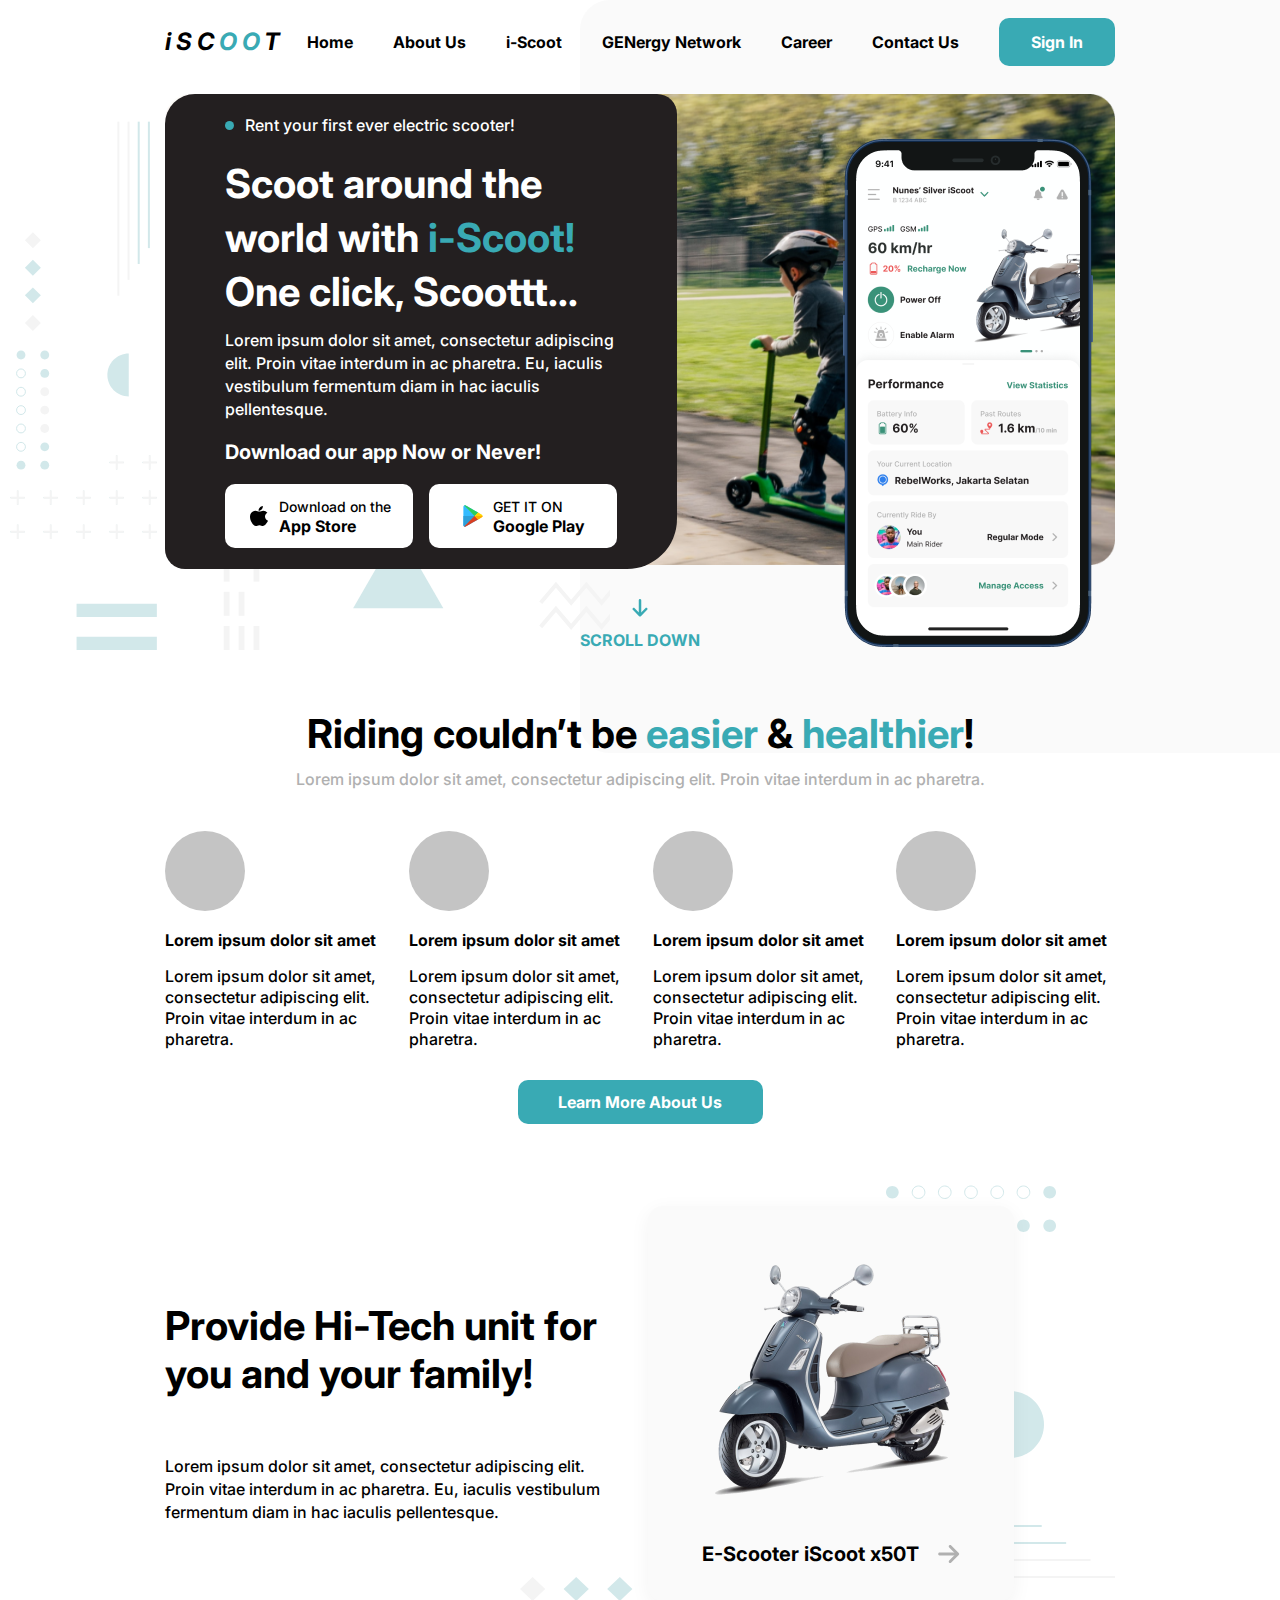
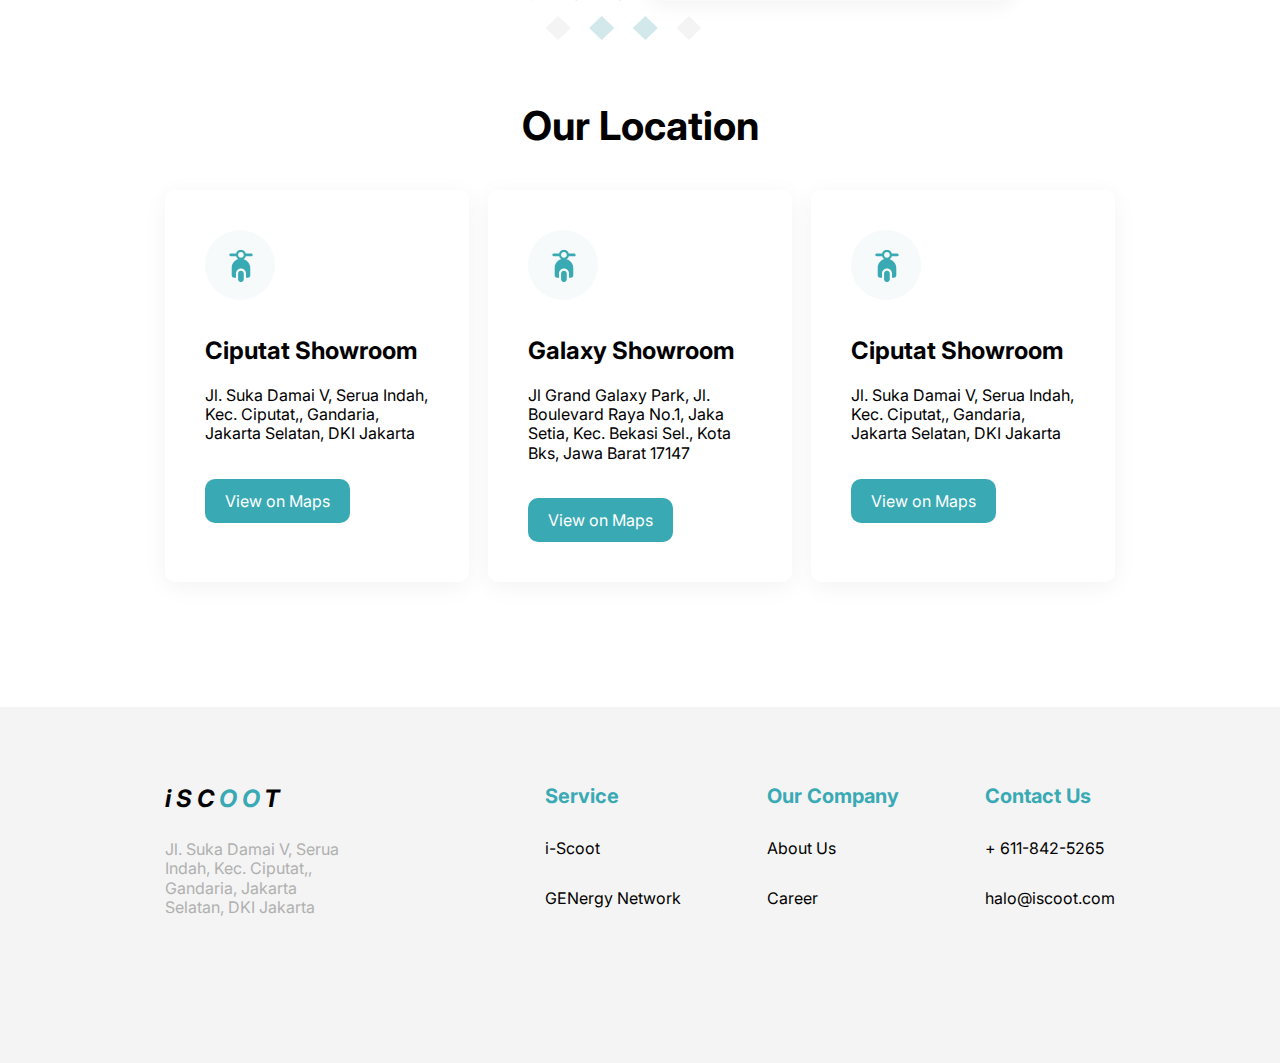
<file: index.html>
<!DOCTYPE html>
<html lang="en">
<head>
    <meta charset="UTF-8">
    <meta http-equiv="X-UA-Compatible" content="IE=edge">
    <meta name="viewport" content="width=device-width, initial-scale=1.0">
    <title>Document</title>
    <link rel="preconnect" href="https://fonts.googleapis.com">
    <link rel="preconnect" href="https://fonts.gstatic.com" crossorigin>
    <link href="https://fonts.googleapis.com/css2?family=Inter:wght@100;200;300;400;500;600;700;800;900&display=swap" rel="stylesheet">
    <link rel="stylesheet" href="./assets/css/style.css" type="text/css">
</head>
<body>
    <div class="container">
        <img src="./assets/images/bg-grey-1.png" class="background_grey_home"/>
        <nav class="navbar">
            <h3 class="company_logo">iSC<span>OO</span>T</h3>
            <ul class="nav_menu_container">
                <li class="nav_menu_list">
                    <a href="index.html" active>Home</a>
                </li>
                <li class="nav_menu_list">
                    <a href="about.html">About Us</a>
                </li>
                <li class="nav_menu_list">
                    <a href="#">i-Scoot</a>
                </li>
                <li class="nav_menu_list">
                    <a href="#">GENergy Network</a>
                </li>
                <li class="nav_menu_list">
                    <a href="#">Career</a>
                </li>
                <li class="nav_menu_list">
                    <a href="#">Contact Us</a>
                </li>
                <li class="nav_menu_list nav_last_menu">
                    <a href="#" class="sign_in_button">Sign In</a>
                </li>
            </ul>
        </nav>
        <div class="banner">
            <img src="./assets/images/background-1.svg" class="banner_img_background"/>
            <div class="banner_image_container">
                <img src="./assets/images/banner-img.png" class="banner_image"/>
                <div class="banner_content_container">
                    <div class="banner_content_header_container">
                        <div class="banner_content_header_dot"></div>
                        <span>Rent your first ever electric scooter!</span>
                    </div>
                    <h1 class="banner_title">Scoot around the world with <span>i-Scoot!</span> One click, Scoottt...</h1>
                    <p class="banner-desc">Lorem ipsum dolor sit amet, consectetur adipiscing elit. Proin vitae interdum in ac pharetra. Eu, iaculis vestibulum fermentum diam in hac iaculis pellentesque.</p>
                    <h2>Download our app Now or Never!</h2>
                    <div class="banner_link_action_container">
                        <div class="banner_link_action">
                            <img class="banner_link_action_logo" src="./assets/images/apple.svg"/>
                            <div class="banner_link_desc_container">
                                <span>Download on the</span>
                                <p>App Store</p>
                            </div>
                        </div>
                        <div class="banner_link_action">
                            <img class="banner_link_action_logo" src="./assets/images/playstore.svg"/>
                            <div class="banner_link_desc_container">
                                <span>GET IT ON</span>
                                <p>Google Play</p>
                            </div>
                        </div>
                    </div>
                </div>
                <img class="banner_image_demo" src="./assets/images/banner-demo-img.png"/>
            </div>
            <div class="scroll_action_container">
                <img src="./assets/images/arrow-down.svg"/>
                <h3>SCROLL DOWN</h3>
            </div>
        </div>
        <div class="about_us_section">
            <h1 class="about_us_section_header">Riding couldn’t be <span>easier</span> & <span>healthier</span>!</h1>
            <p class="about_us_section_sub_header">Lorem ipsum dolor sit amet, consectetur adipiscing elit. Proin vitae interdum in ac pharetra.</p>
            <div class="about_us_section_list_item">
                <div class="about_us_section_item">
                    <div class="about_us_section_item_img"></div>
                    <h4 class="about_us_section_item_title">Lorem ipsum dolor sit amet</h4>
                    <p class="about_us_section_item_desc">Lorem ipsum dolor sit amet, consectetur adipiscing elit. Proin vitae interdum in ac pharetra.</p>
                </div>
                <div class="about_us_section_item">
                    <div class="about_us_section_item_img"></div>
                    <h4 class="about_us_section_item_title">Lorem ipsum dolor sit amet</h4>
                    <p class="about_us_section_item_desc">Lorem ipsum dolor sit amet, consectetur adipiscing elit. Proin vitae interdum in ac pharetra.</p>
                </div>
                <div class="about_us_section_item">
                    <div class="about_us_section_item_img"></div>
                    <h4 class="about_us_section_item_title">Lorem ipsum dolor sit amet</h4>
                    <p class="about_us_section_item_desc">Lorem ipsum dolor sit amet, consectetur adipiscing elit. Proin vitae interdum in ac pharetra.</p>
                </div>
                <div class="about_us_section_item">
                    <div class="about_us_section_item_img"></div>
                    <h4 class="about_us_section_item_title">Lorem ipsum dolor sit amet</h4>
                    <p class="about_us_section_item_desc">Lorem ipsum dolor sit amet, consectetur adipiscing elit. Proin vitae interdum in ac pharetra.</p>
                </div>
            </div>
            <div class="about_us_section_link">
                <a href="#">Learn More About Us</a>
            </div>
        </div>
        <div class="service_section">
            <img src="./assets/images/background-2.svg" class="service_section_background"/>
            <div class="service_section_explanation">
                <h1>Provide Hi-Tech unit for you and your family!</h1>
                <p>Lorem ipsum dolor sit amet, consectetur adipiscing elit. Proin vitae interdum in ac pharetra. Eu, iaculis vestibulum fermentum diam in hac iaculis pellentesque. </p>
            </div>
            <div class="service_section_card_container">
                <div class="service_section_card">
                    <img src="./assets/images/service-img.png"/>
                    <div class="service_section_card_detail">
                        <span>E-Scooter iScoot x50T</span>
                        <img src="./assets/images/arrow-right.svg"/>
                    </div>
                </div>
            </div>
        </div>
        <div class="location_section">
            <h1>Our Location</h1>
            <div class="location_service_list_showroom">
                <div class="location_service_showroom">
                    <div class="location_service_showroom_icon_container">
                        <img src="./assets/images/scooter.svg"/>
                    </div>
                    <h3>Ciputat Showroom</h3>
                    <p>Jl. Suka Damai V, Serua Indah, Kec. Ciputat,, Gandaria, Jakarta Selatan, DKI Jakarta</p>
                    <div class="location_service_showroom_link">
                        <a  href="#">View on Maps</a>
                    </div>
                </div>
                <div class="location_service_showroom">
                    <div class="location_service_showroom_icon_container">
                        <img src="./assets/images/scooter.svg"/>
                    </div>
                    <h3>Galaxy Showroom</h3>
                    <p>Jl Grand Galaxy Park, Jl. Boulevard Raya No.1, Jaka Setia, Kec. Bekasi Sel., Kota Bks, Jawa Barat 17147</p>
                    <div class="location_service_showroom_link">
                        <a  href="#">View on Maps</a>
                    </div>
                </div>
                <div class="location_service_showroom">
                    <div class="location_service_showroom_icon_container">
                        <img src="./assets/images/scooter.svg"/>
                    </div>
                    <h3>Ciputat Showroom</h3>
                    <p>Jl. Suka Damai V, Serua Indah, Kec. Ciputat,, Gandaria, Jakarta Selatan, DKI Jakarta</p>
                    <div class="location_service_showroom_link">
                        <a  href="#">View on Maps</a>
                    </div>
                </div>
            </div>
        </div>
    </div>
    <footer class="footer">
        <div class="footer_address">
            <h3 class="company_logo">iSC<span>OO</span>T</h3>
            <p>Jl. Suka Damai V, Serua Indah, Kec. Ciputat,, Gandaria, Jakarta Selatan, DKI Jakarta</p>
        </div>
        <div class="footer_list_link">
            <div class="footer_link_container">
                <h3>Service</h3>
                <ul>
                    <li>i-Scoot</li>
                    <li>GENergy Network</li>
                </ul>
            </div>
            <div class="footer_link_container">
                <h3>Our Company</h3>
                <ul>
                    <li>About Us</li>
                    <li>Career</li>
                </ul>
            </div>
            <div class="footer_link_container">
                <h3>Contact Us</h3>
                <ul>
                    <li>+ 611-842-5265</li>
                    <li>halo@iscoot.com</li>
                </ul>
            </div>
        </div>
    </footer>
</body>
</html>
</file>
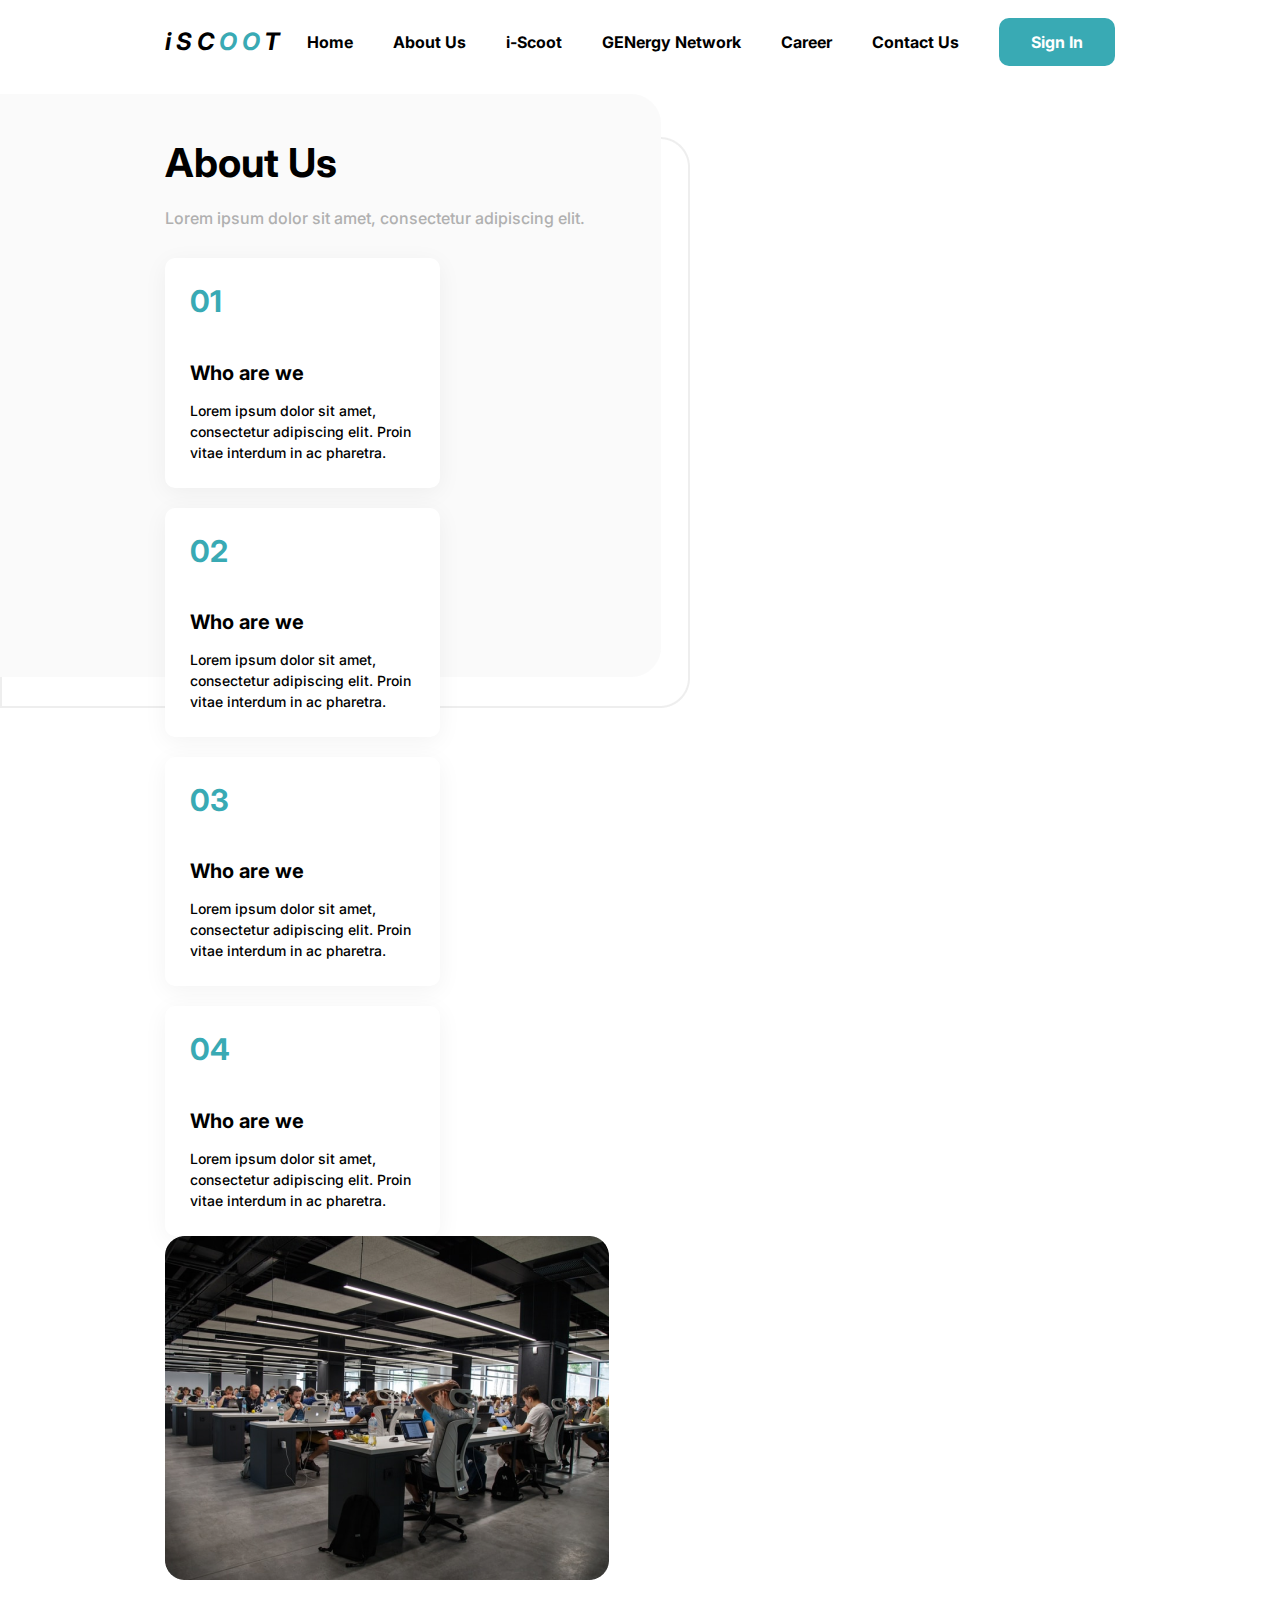
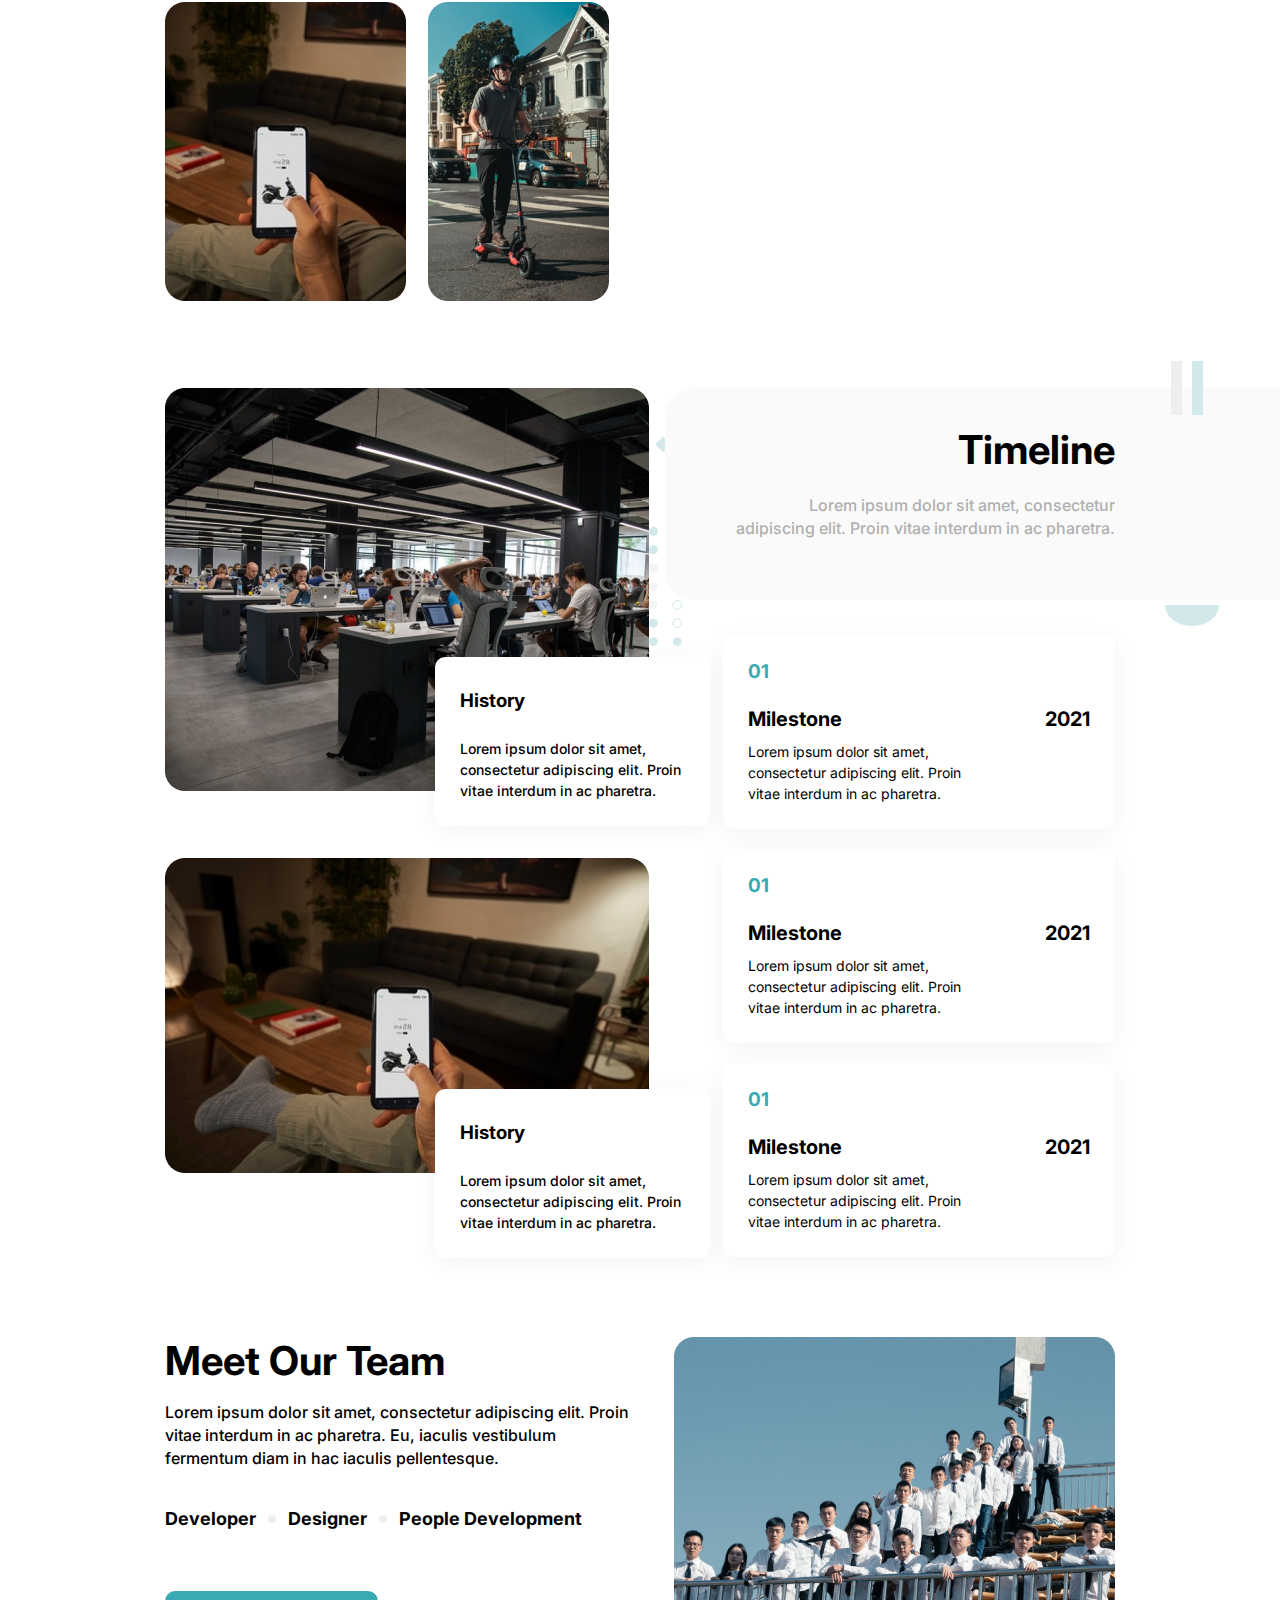
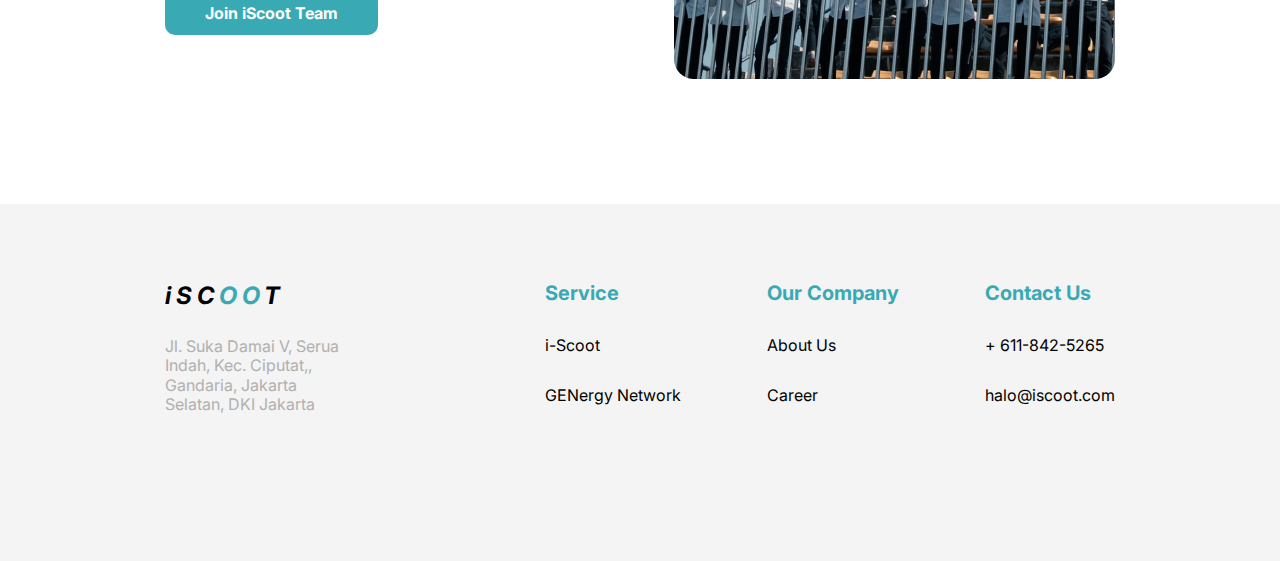
<file: about.html>
<!DOCTYPE html>
<html lang="en">
<head>
    <meta charset="UTF-8">
    <meta http-equiv="X-UA-Compatible" content="IE=edge">
    <meta name="viewport" content="width=device-width, initial-scale=1.0">
    <title>Document</title>
    <link rel="preconnect" href="https://fonts.googleapis.com">
    <link rel="preconnect" href="https://fonts.gstatic.com" crossorigin>
    <link href="https://fonts.googleapis.com/css2?family=Inter:wght@100;200;300;400;500;600;700;800;900&display=swap" rel="stylesheet">
    <link rel="stylesheet" href="./assets/css/style.css" type="text/css">
</head>
<body>
    <div class="container">
        <nav class="navbar">
            <h3 class="company_logo">iSC<span>OO</span>T</h3>
            <ul class="nav_menu_container">
                <li class="nav_menu_list">
                    <a href="index.html" active>Home</a>
                </li>
                <li class="nav_menu_list">
                    <a href="about.html">About Us</a>
                </li>
                <li class="nav_menu_list">
                    <a href="#">i-Scoot</a>
                </li>
                <li class="nav_menu_list">
                    <a href="#">GENergy Network</a>
                </li>
                <li class="nav_menu_list">
                    <a href="#">Career</a>
                </li>
                <li class="nav_menu_list">
                    <a href="#">Contact Us</a>
                </li>
                <li class="nav_menu_list nav_last_menu">
                    <a href="#" class="sign_in_button">Sign In</a>
                </li>
            </ul>
        </nav>
    </div>
    <div class="about_us_explanation">
        <img src="./assets/images/bg-grey-2.png" class="bg-grey-about-1"/>
        <div class="about_us_explnation_content">
            <h1 class="about_us_explnation_content_title">About Us</h1>
            <p class="about_us_explnation_content_sub_title">Lorem ipsum dolor sit amet, consectetur adipiscing elit.</p>
            <div class="about_us_core_values_container">
                <div class="about_us_core_values_card">
                    <h1>01</h1>
                    <h2>Who are we</h2>
                    <p>Lorem ipsum dolor sit amet, consectetur adipiscing elit. Proin vitae interdum in ac pharetra.</p>
                </div>
                <div class="about_us_core_values_card">
                    <h1>02</h1>
                    <h2>Who are we</h2>
                    <p>Lorem ipsum dolor sit amet, consectetur adipiscing elit. Proin vitae interdum in ac pharetra.</p>
                </div>
                <div class="about_us_core_values_card">
                    <h1>03</h1>
                    <h2>Who are we</h2>
                    <p>Lorem ipsum dolor sit amet, consectetur adipiscing elit. Proin vitae interdum in ac pharetra.</p>
                </div>
                <div class="about_us_core_values_card">
                    <h1>04</h1>
                    <h2>Who are we</h2>
                    <p>Lorem ipsum dolor sit amet, consectetur adipiscing elit. Proin vitae interdum in ac pharetra.</p>
                </div>
            </div>
        </div>
        <div class="about_us_explanation_img_container">
            <img src="./assets/images/office.png"/>
            <img src="./assets/images/apps.png"/>
            <img src="./assets/images/scooter.png"/>
        </div>
    </div>
    <div class="about_us_timeline">
        <img src="./assets/images/bg-grey-3.svg" class="bg-grey-about-2"/>
        <div class="about_us_timeline_img_list">
            <div class="about_us_timeline_img_container">
                <img src="./assets/images/office-large.png"/>
                <div class="about_us_timeline_img_desc_card">
                    <h3>History</h3>
                    <p>Lorem ipsum dolor sit amet, consectetur adipiscing elit. Proin vitae interdum in ac pharetra.</p>
                </div>
            </div>
            <div class="about_us_timeline_img_container">
                <img src="./assets/images/apps-large.png"/>
                <div class="about_us_timeline_img_desc_card second_desc_card">
                    <h3>History</h3>
                    <p>Lorem ipsum dolor sit amet, consectetur adipiscing elit. Proin vitae interdum in ac pharetra.</p>
                </div>
            </div>
        </div>
        <div class="about_us_timeline_desc">
            <div class="about_us_timeline_desc_header">
                <h1>Timeline</h1>
                <p>Lorem ipsum dolor sit amet, consectetur adipiscing elit. Proin vitae interdum in ac pharetra.</p>
            </div>
            <div class="about_us_timeline_list">
                <div class="about_us_timeline_card">
                    <h3>01</h3>
                    <div class="about_us_timeline_title_container">
                        <h2>Milestone</h2>
                        <h2>2021</h2>
                    </div>
                    <p>Lorem ipsum dolor sit amet, consectetur adipiscing elit. Proin vitae interdum in ac pharetra.</p>
                </div>
                <div class="about_us_timeline_card">
                    <h3>01</h3>
                    <div class="about_us_timeline_title_container">
                        <h2>Milestone</h2>
                        <h2>2021</h2>
                    </div>
                    <p>Lorem ipsum dolor sit amet, consectetur adipiscing elit. Proin vitae interdum in ac pharetra.</p>
                </div>
                <div class="about_us_timeline_card">
                    <h3>01</h3>
                    <div class="about_us_timeline_title_container">
                        <h2>Milestone</h2>
                        <h2>2021</h2>
                    </div>
                    <p>Lorem ipsum dolor sit amet, consectetur adipiscing elit. Proin vitae interdum in ac pharetra.</p>
                </div>
            </div>
        </div>
    </div>
    <div class="about_us_team">
        <div class="about_us_team_explanation">
            <h1>Meet Our Team</h1>
            <p>Lorem ipsum dolor sit amet, consectetur adipiscing elit. Proin vitae interdum in ac pharetra. Eu, iaculis vestibulum fermentum diam in hac iaculis pellentesque.</p>
            <div class="about_us_team_field_list">
                <h3>Developer</h3>
                <div class="about_us_team_field_dot"></div>
                <h3>Designer</h3>
                <div class="about_us_team_field_dot"></div>
                <h3>People Development</h3>
            </div>
            <div class="about_us_team_action">
                <a href="#">Join iScoot Team</a>
            </div>
        </div>
        <img src="./assets/images/team.png"/>
    </div>
    <footer class="footer">
        <div class="footer_address">
            <h3 class="company_logo">iSC<span>OO</span>T</h3>
            <p>Jl. Suka Damai V, Serua Indah, Kec. Ciputat,, Gandaria, Jakarta Selatan, DKI Jakarta</p>
        </div>
        <div class="footer_list_link">
            <div class="footer_link_container">
                <h3>Service</h3>
                <ul>
                    <li>i-Scoot</li>
                    <li>GENergy Network</li>
                </ul>
            </div>
            <div class="footer_link_container">
                <h3>Our Company</h3>
                <ul>
                    <li>About Us</li>
                    <li>Career</li>
                </ul>
            </div>
            <div class="footer_link_container">
                <h3>Contact Us</h3>
                <ul>
                    <li>+ 611-842-5265</li>
                    <li>halo@iscoot.com</li>
                </ul>
            </div>
        </div>
    </footer>
</body>
</html>
</file>
<file: assets/css/style.css>
* {
  padding: 0;
  margin: 0;
  object-fit: contain;
  box-sizing: border-box;
  font-family: "Inter", sans-serif;
}

.container {
  max-width: 1660px;
  padding: 0 10.3125rem;
  margin: 0 auto;
  position: relative;
}

@media only screen and (min-width: 1280px) {
  .background_grey_home {
    position: absolute;
    z-index: -1;
    right: 0;
  }
  /** NAVBAR */
  .navbar {
    width: 100%;
    padding: 1.6875rem 0 2.375rem;
    display: flex;
    flex-wrap: wrap;
    justify-content: space-between;
  }

  .company_logo {
    font-style: italic;
    font-size: 1.5rem;
    letter-spacing: 4.76px;
  }

  .company_logo span {
    color: #39aab4;
  }

  .nav_menu_container {
    display: flex;
    align-items: center;
  }

  .nav_menu_container li {
    list-style-type: none;
  }

  .nav_menu_container li a {
    text-decoration: none;
    color: black;
    font-weight: 700;
    font-size: 1rem;
    margin-right: 2.5rem;
  }

  .sign_in_button {
    margin-right: 0 !important;
    padding: 0.875rem 2rem;
    background-color: #39aab4;
    color: white !important;
    font-weight: 700;
    font-size: 1rem;
    border-radius: 10px;
  }
  /** NAVBAR */
  /** BANNER */
  .banner {
    width: 100%;
    position: relative;
  }

  .banner_img_background {
    position: absolute;
    left: -165px;
    bottom: 0;
  }

  .banner_image_container {
    position: relative;
  }

  .banner_image {
    width: 100%;
  }

  .banner_content_container {
    border-radius: 30px 20px 50px;
    height: 100%;
    background-color: #231f20;
    position: absolute;
    top: 0;
    left: 0;
    max-width: 512px;
    display: flex;
    flex-direction: column;
    justify-content: center;
    padding: 0 3.75rem;
    z-index: 2;
  }

  .banner_content_header_container {
    display: flex;
    flex-wrap: wrap;
    width: 100%;
    align-items: center;
    margin-bottom: 1.25rem;
  }

  .banner_content_header_dot {
    border-radius: 50%;
    background-color: #39aab4;
    width: 9px;
    height: 9px;
    margin-right: 0.6875rem;
  }

  .banner_content_header_container span {
    font-weight: 500;
    font-size: 1rem;
    line-height: 23px;
    color: white;
  }

  .banner_title {
    color: white;
    font-weight: 700;
    font-size: 2.5rem;
    line-height: 54px;
  }

  .banner_title span {
    color: #39aab4;
  }

  .banner-desc {
    color: white;
    margin-top: 0.625rem;
    font-weight: 500;
    line-height: 23px;
  }

  .banner_content_container h2 {
    margin-top: 1.1875rem;
    font-weight: 700;
    font-size: 1.25rem;
    line-height: 24.2px;
    color: white;
  }

  .banner_link_action_container {
    margin-top: 1.25rem;
    display: flex;
    justify-content: space-between;
    width: 100%;
    flex-wrap: wrap;
  }

  .banner_link_action {
    width: 48%;
    display: flex;
    flex-wrap: wrap;
    padding: 0.75rem 0;
    justify-content: center;
    background-color: white;
    border-radius: 10px;
    cursor: pointer;
  }

  .banner_link_action_logo {
    margin-right: 0.5rem;
  }

  .banner_link_desc_container span {
    line-height: 16.94px;
    font-size: 0.875rem;
    font-weight: 500;
  }

  .banner_link_desc_container p {
    font-weight: 700;
  }

  .banner_image_demo {
    position: absolute;
    right: 22px;
    bottom: -79px;
    z-index: 2;
  }

  .scroll_action_container {
    margin-top: 1.875rem;
    text-align: center;
  }

  .scroll_action_container h3 {
    margin-top: 0.625rem;
    font-size: 1rem;
    font-weight: 700;
    line-height: 19.36px;
    color: #39aab4;
  }

  /** BANNER */
  /** ABOUT US SECTION */
  .about_us_section {
    margin-top: 3.75rem;
    width: 100%;
  }

  .about_us_section_header {
    font-size: 2.5rem;
    font-weight: 700;
    line-height: 48.41px;
    text-align: center;
  }

  .about_us_section_header span {
    color: #39aab4;
  }

  .about_us_section_sub_header {
    text-align: center;
    margin-top: 0.625rem;
    font-weight: 500;
    color: #b0b0b0;
    line-height: 23px;
  }

  .about_us_section_list_item {
    margin-top: 2.5rem;
    display: flex;
    flex-wrap: wrap;
    justify-content: space-between;
    width: 100%;
  }

  .about_us_section_item {
    width: 23%;
  }

  .about_us_section_item_img {
    background-color: #c4c4c4;
    width: 80px;
    height: 80px;
    border-radius: 50%;
  }

  .about_us_section_item_title {
    margin-top: 1.25rem;
    font-size: 1rem;
    font-weight: 700;
    line-height: 19.36px;
  }

  .about_us_section_item_desc {
    margin-top: 0.9375rem;
    line-height: 21px;
    font-weight: 500;
  }

  .about_us_section_link {
    background-color: #39aab4;
    width: 245px;
    text-align: center;
    padding: 0.75rem 2.5rem;
    border-radius: 10px;
    margin: 1.875rem auto 0;
  }

  .about_us_section_link a {
    text-decoration: none;
    color: white;
    font-weight: 700;
  }
  /** ABOUT US SECTION */
  /** SERVICE SECTION */
  .service_section {
    margin-top: 3.75rem;
    display: flex;
    flex-wrap: wrap;
    width: 100%;
    align-items: center;
    position: relative;
    justify-content: space-between;
  }

  .service_section_background {
    position: absolute;
    right: 0;
    z-index: -1;
  }

  .service_section_explanation {
    width: 460px;
  }

  .service_section_explanation h1 {
    font-size: 2.5rem;
    font-weight: 700;
    line-height: 48.41px;
  }

  .service_section_explanation p {
    margin-top: 3.5rem;
    font-weight: 500;
    line-height: 23px;
  }

  .service_section_card_container {
    padding-right: 6.3125rem;
  }

  .service_section_card {
    padding: 3.125rem 3.375rem 2.1875rem;
    background-color: #fafafa;
    border-radius: 15px;
    box-shadow: 0px 5px 20px rgba(0, 0, 0, 0.05);
    margin: 1.375rem 0 2.5625rem;
    width: 366px;
  }

  .service_section_card_detail {
    margin-top: 2.5rem;
    display: flex;
    justify-content: space-between;
    align-items: center;
    width: 100%;
    flex-wrap: wrap;
  }

  .service_section_card_detail span {
    font-weight: 700;
    font-size: 1.25rem;
    line-height: 24.2px;
  }
  /** SERVICE SECTION */
  /** LOCATION SECTION */
  .location_section {
    margin-top: 3.75rem;
  }

  .location_section h1 {
    font-size: 2.5rem;
    text-align: center;
    line-height: 48.41px;
    font-weight: 700;
  }

  .location_service_list_showroom {
    margin-top: 2.5rem;
    display: flex;
    flex-wrap: wrap;
    width: 100%;
    justify-content: space-between;
  }

  .location_service_showroom {
    width: 32%;
    padding: 2.5rem;
    box-shadow: 0px 5px 25px rgba(0, 0, 0, 0.05);
    border-radius: 10px;
  }

  .location_service_showroom_icon_container {
    background-color: rgba(210, 232, 234, 0.2);
    width: 70px;
    height: 70px;
    padding: 1.178125rem;
    border-radius: 50%;
  }

  .location_service_showroom h3 {
    font-size: 1.5rem;
    line-height: 29.05px;
    font-weight: 700;
    margin-top: 2.25rem;
  }

  .location_service_showroom p {
    margin-top: 1.25rem;
    font-weight: 400;
    line-height: 19.36px;
  }

  .location_service_showroom_link {
    padding: 0.75rem 1.25rem;
    margin-top: 2.1875rem;
    width: fit-content;
    background-color: #39aab4;
    border-radius: 10px;
    cursor: pointer;
  }

  .location_service_showroom_link a {
    color: white;
    text-decoration: none;
  }
  /** LOCATION SECTION */
  /** FOOTER */
  .footer {
    margin-top: 7.8125rem;
    background-color: #f4f4f4;
    padding: 4.8125rem 10.3125rem 9.125rem;
    display: flex;
    flex-wrap: wrap;
    width: 100%;
    justify-content: space-between;
  }

  .footer_address p {
    margin-top: 1.6875rem;
    line-height: 19.36px;
    color: #b0b0b0;
    width: 190px;
  }

  .footer_list_link {
    display: flex;
    flex-wrap: wrap;
    width: 60%;
    justify-content: space-between;
  }

  .footer_link_container h3 {
    color: #39aab4;
    font-size: 1.25rem;
    font-weight: 700;
    line-height: 24.2px;
    margin-bottom: 0.8125rem;
  }

  .footer_link_container ul li {
    list-style-type: none;
    margin-top: 1.875rem;
  }

  /** FOOTER */
  /** ABOUT US EXPLANATION **/
  .about_us_explanation {
    display: flex;
    flex-wrap: wrap;
    width: 100%;
    padding: 0 10.3125rem;
    justify-content: space-between;
    max-width: 1660px;
    margin: 0 auto;
    position: relative;
  }

  .bg-grey-about-1 {
    position: absolute;
    left: 0;
    z-index: -1;
  }

  .about_us_explnation_content {
    padding-top: 2.8125rem;
    width: 55%;
  }

  .about_us_explnation_content_title {
    font-size: 2.5rem;
    font-weight: 700;
    line-height: 48.41px;
  }

  .about_us_explnation_content_sub_title {
    margin-top: 1.25rem;
    line-height: 23px;
    font-weight: 500;
    color: #b0b0b0;
  }

  .about_us_core_values_container {
    margin-top: 1.75rem;
    display: flex;
    flex-wrap: wrap;
    width: 100%;
    gap: 20px;
  }

  .about_us_core_values_card {
    box-shadow: 0px 5px 25px rgba(0, 0, 0, 0.05);
    border-radius: 10px;
    max-width: 275px;
    padding: 1.5625rem;
    background-color: white;
  }

  .about_us_core_values_card h1 {
    font-size: 1.875rem;
    font-weight: 700;
    line-height: 36.31px;
    color: #39aab4;
  }

  .about_us_core_values_card h2 {
    font-size: 1.25rem;
    margin-top: 2.625rem;
    font-weight: 700;
    line-height: 23px;
  }

  .about_us_core_values_card p {
    font-size: 0.875rem;
    font-weight: 500;
    line-height: 21px;
    margin-top: 0.9375rem;
    margin-bottom: 0;
  }

  .about_us_explanation_img_container {
    display: flex;
    flex-wrap: wrap;
    gap: 22px;
    width: 444px;
  }
  /** ABOUT US EXPLANATION **/
  /** ABOUT US TIMELINE **/
  .about_us_timeline {
    display: flex;
    flex-wrap: wrap;
    width: 100%;
    justify-content: space-between;
    max-width: 1660px;
    margin: 3.75rem auto 0;
    padding: 0 10.3125rem;
    position: relative;
  }

  .bg-grey-about-2 {
    position: absolute;
    right: 0;
    z-index: -1;
  }

  .about_us_timeline_img_list {
    margin-top: 1.6875rem;
    width: 545px;
  }

  .about_us_timeline_img_container {
    position: relative;
    margin-bottom: 3.9375rem;
  }

  .about_us_timeline_img_desc_card {
    box-shadow: 0px 5px 25px rgba(0, 0, 0, 0.05);
    border-radius: 10px;
    position: absolute;
    right: 0;
    bottom: -31px;
    padding: 2rem 1.5625rem 1.5625rem;
    width: 275px;
    z-index: 2;
    background-color: white;
  }

  .second_desc_card {
    bottom: -81px;
  }

  .about_us_timeline_img_desc_card h2 {
    font-size: 1.25rem;
    line-height: 23px;
  }

  .about_us_timeline_img_desc_card p {
    margin-top: 1.625rem;
    font-size: 0.875rem;
    font-weight: 500;
    line-height: 21px;
  }

  .about_us_timeline_desc {
    width: 40%;
    display: flex;
    flex-direction: column;
    align-items: flex-end;
  }

  .about_us_timeline_desc_header {
    padding: 4.0625rem 0 3.75rem;
    text-align: end;
  }

  .about_us_timeline_desc_header h1 {
    line-height: 48.41px;
    font-size: 2.5rem;
    font-weight: 700;
  }

  .about_us_timeline_desc_header p {
    margin-top: 1.25rem;
    color: #b0b0b0;
    line-height: 23px;
    font-weight: 500;
  }

  .about_us_timeline_list {
    margin-top: 2.1875rem;
  }

  .about_us_timeline_card {
    box-shadow: 0px 5px 25px rgba(0, 0, 0, 0.05);
    border-radius: 10px;
    background-color: white;
    padding: 1.5625rem;
    width: 392px;
    margin-bottom: 1.25rem;
  }

  .about_us_timeline_card h3 {
    color: #39aab4;
    font-size: 1.1875rem;
    line-height: 23px;
  }

  .about_us_timeline_title_container {
    width: 100%;
    display: flex;
    flex-wrap: wrap;
    justify-content: space-between;
    margin-top: 1.5625rem;
  }

  .about_us_timeline_title_container h2 {
    font-size: 1.25rem;
    line-height: 23px;
  }

  .about_us_timeline_card p {
    margin-top: 0.625rem;
    font-size: 0.875rem;
    line-height: 21px;
    width: 225px;
  }

  /** ABOUT US TIMELINE **/
  /** ABOUS US TEAM **/

  .about_us_team {
    margin-top: 3.75rem;
    padding: 0 10.3125rem;
    display: flex;
    flex-wrap: wrap;
    max-width: 1660px;
    justify-content: space-between;
    width: 100%;
    margin: 3.75rem auto 0;
  }

  .about_us_team_explanation {
    width: 50%;
  }

  .about_us_team_explanation h1 {
    font-size: 2.5rem;
    font-weight: 700;
    line-height: 48.41px;
  }

  .about_us_team_explanation p {
    line-height: 23px;
    font-weight: 500;
    margin-top: 1rem;
  }

  .about_us_team_field_list {
    display: flex;
    flex-wrap: wrap;
    width: 100%;
    margin-top: 2.3125rem;
    align-items: center;
  }

  .about_us_team_field_list h3 {
    font-weight: 700;
    font-size: 1.125rem;
    line-height: 23px;
    margin-right: 0.75rem;
  }

  .about_us_team_field_dot {
    width: 8px;
    height: 8px;
    border-radius: 50%;
    background-color: #eeeeee;
    margin-right: 0.75rem;
  }

  .about_us_team_action {
    margin-top: 3.8125rem;
    background-color: #39aab4;
    padding: 0.75rem 2.5rem;
    border-radius: 10px;
    width: fit-content;
    cursor: pointer;
  }

  .about_us_team_action a {
    color: white;
    text-decoration: none;
    font-weight: 700;
  }

  /** ABOUT US TEAM **/
}
</file>
